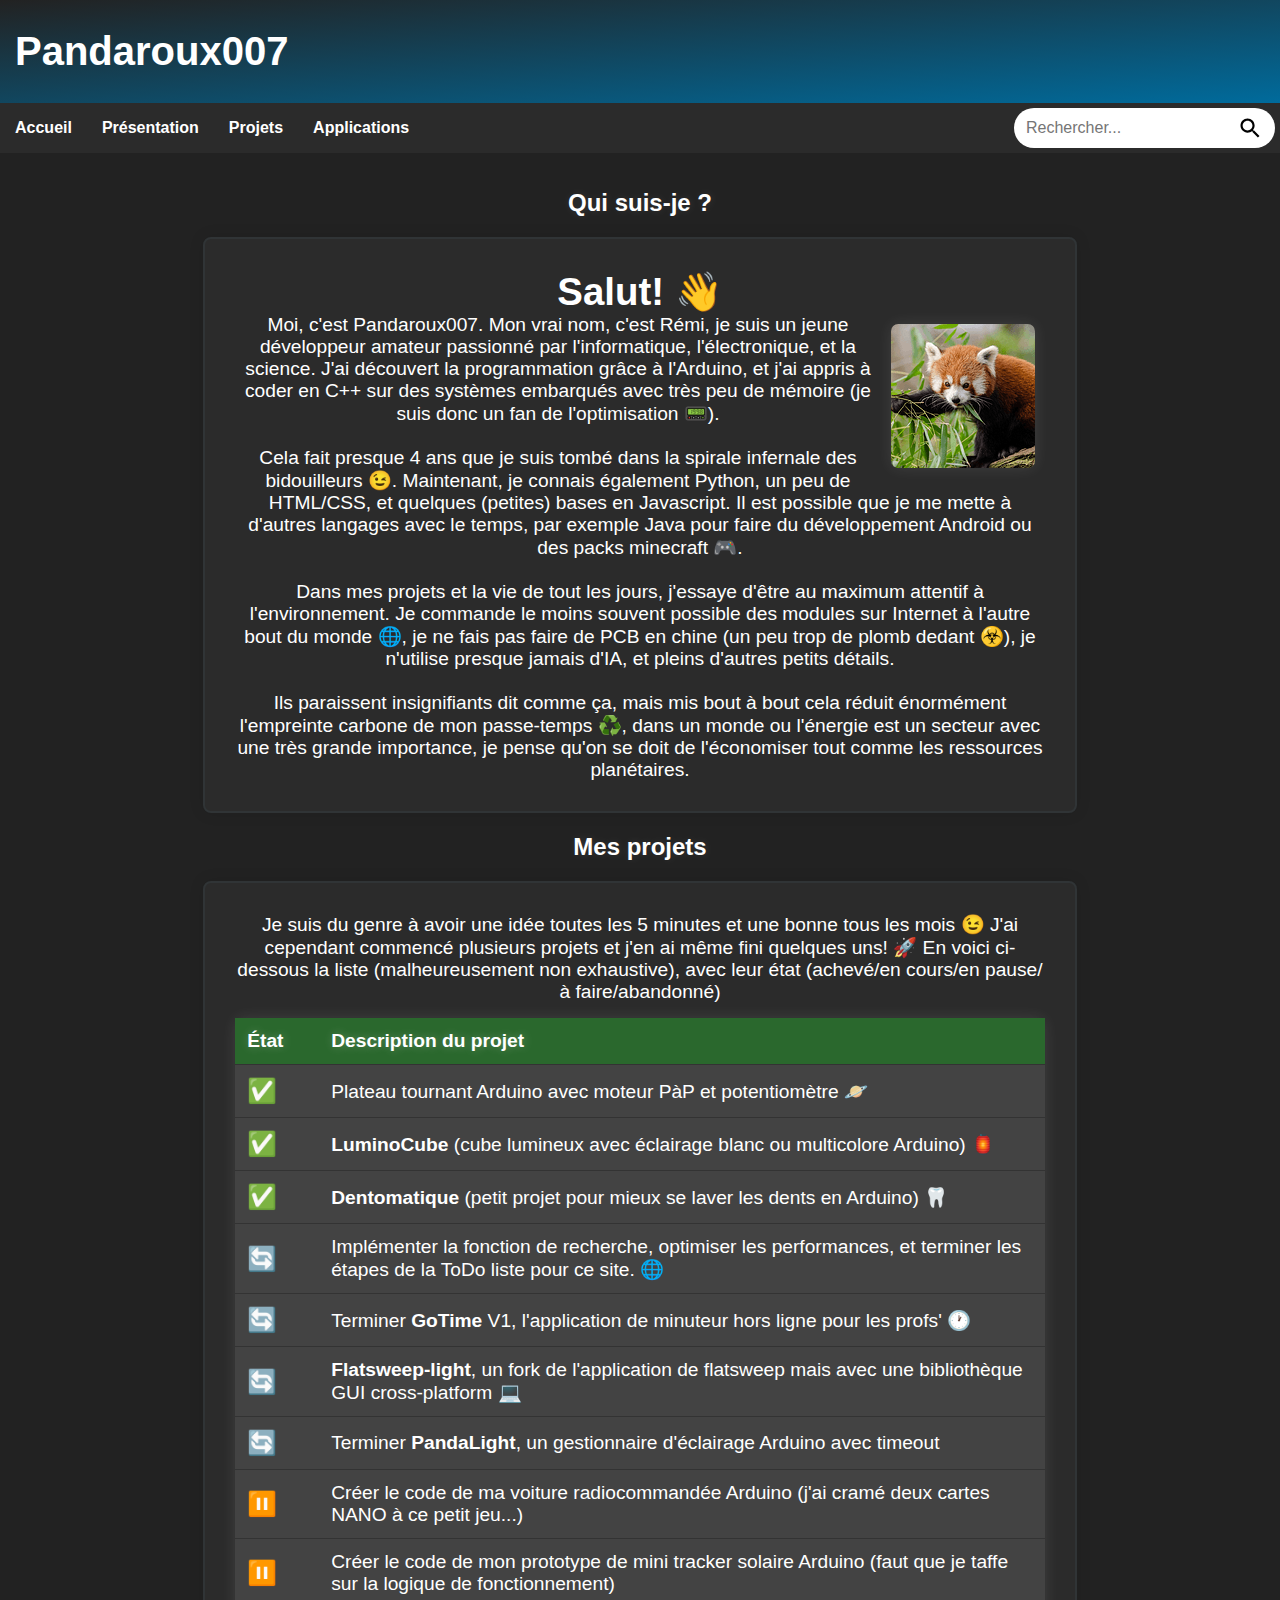
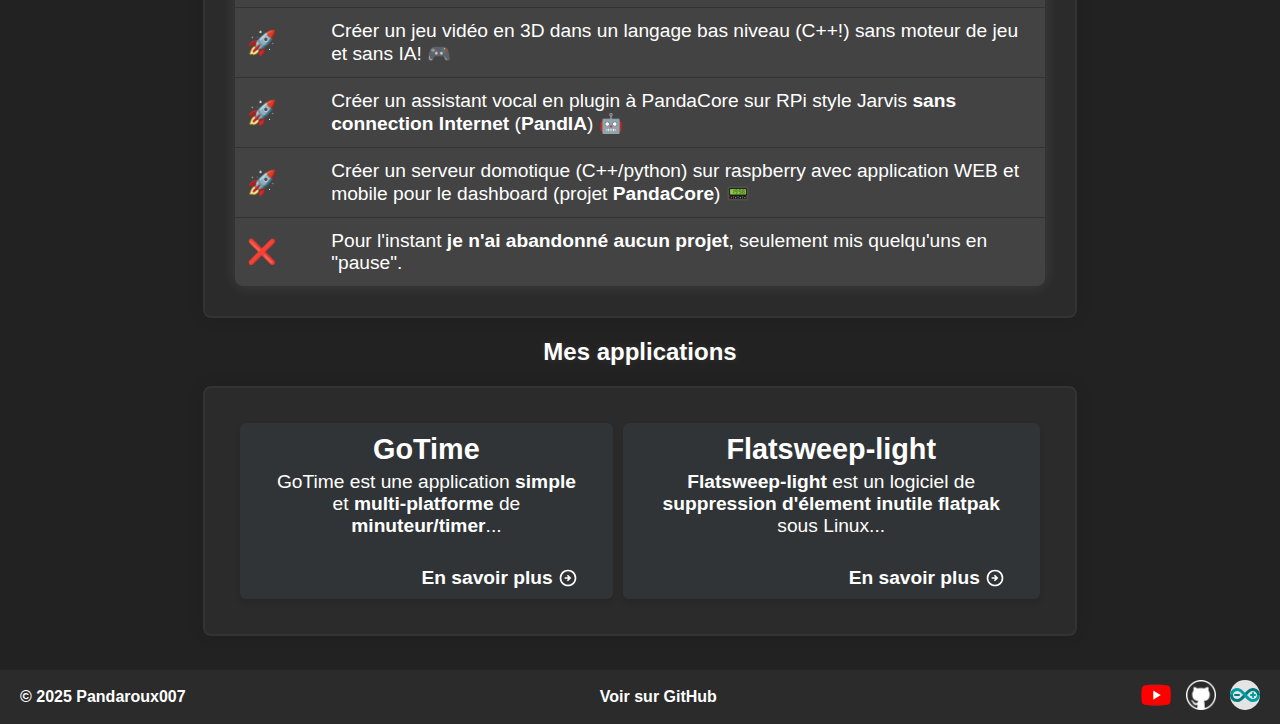
<file: index.html>
<!DOCTYPE html>
<html lang="FR-fr">
    <head>
        <!-- paramètre html -->
        <meta charset="UTF-8">
        <meta name="viewport" content="width=device-width, initial-scale=1.0">
        <meta name="author" content="pandaroux007"/>
        <meta name="description" content="Site de pandaroux007, jeune développeur amateur de bidouilles et de programmation"/>
        <meta name="keywords" content="pandaroux007, developpeur, develloppeur, devellopeur, projets, présentation, python, c++, arduino"/>
        <!-- fichier de style css -->
        <link rel="stylesheet" type="text/css" href="core/style_core/style_haut_bas.css">
        <link rel="stylesheet" type="text/css" href="core/style_core/style_barre_nav.css">
        <link rel="stylesheet" type="text/css" href="core/style_core/style_widgets.css">
        <link rel="stylesheet" type="text/css" href="styles/style_accueil.css">
        <!-- favicon & titre -->
        <link rel="shortcut icon" type="image/png" href="core/icons_core/logo.svg">
        <title>Hey, salut! 👋 Moi, c'est pandaroux007! 🚀</title>
    </head>
    <body>
        <!--en-tête de page-->
        <header id="haut_de_page" class="header" role="banner">
            <div class="titre_seul">
                <h1 class="titre_site" title="Pandaroux007">Pandaroux007</h1>
            </div>
            <div id="icone_menu_hamburger">
                <span></span>
                <span></span>
                <span></span>
            </div>
        </header>
        <!--barre de navigation et de recherche-->
        <section id="menu_nav_pages_et_recherche" role="navigation">
            <!--onglets avec liens vers téléchargement et doc-->
            <nav class="onglets">
                <a href="index.html"><li>Accueil</li></a>
                <a href="#presentation"><li>Présentation</li></a>
                <a href="#projets"><li>Projets</li></a>
                <a href="#applications"><li>Applications</li></a>
            </nav>
            <!--Barre de recherche et son icone-->
            <div class="conteneur_recherche" title="Entrez un terme ici">
                <input type="text" class="barre_de_recherche" placeholder="Rechercher..." autocomplete="on" autofocus>
                <div class="icone-loupe-recherche">
                    <img src="core/icons_core/recherche.svg" onmousedown="return false" onmousemove="return false" alt="Recherche" title="Rechercher" width="20px" height="20px" tabindex=0>
                </div>
            </div>
        </section>
        <!--Contenu de la page (article, etc...)-->
        <main class="partie_centrale" role="main">
            <!--section présentation-->
            <h2 class="titres_sections_partie_centrale" id="id_titre_presentation">Qui suis-je ?</h2>
            <section id="presentation" class="sections_partie_centrale" aria-labelledby="id_titre_presentation">
                <article>
                    <h1>Salut! 👋<br></h1>
                    <img src="icons/pandaroux007.png" id="avatar" onmousedown="return false" onmousemove="return false" alt="Pandaroux007" title="Mon avatar (n'est-il pas mignon simone! 🤩)">
                    <p>Moi, c'est Pandaroux007. Mon vrai nom, c'est Rémi, je suis un jeune développeur
                    amateur passionné par l'informatique, l'électronique, et la science. J'ai découvert
                    la programmation grâce à l'Arduino, et j'ai appris à coder en C++ sur des systèmes
                    embarqués avec très peu de mémoire (je suis donc un fan de l'optimisation 📟️).<br></p>
                    <p><br>Cela fait presque 4 ans que je suis tombé dans la spirale infernale des bidouilleurs 😉.
                    Maintenant, je connais également Python, un peu de HTML/CSS, et quelques (petites)
                    bases en Javascript. Il est possible que je me mette à d'autres langages avec le temps,
                    par exemple Java pour faire du développement Android ou des packs minecraft 🎮️.<br></p>
                    <p><br>Dans mes projets et la vie de tout les jours, j'essaye d'être au maximum attentif
                    à l'environnement. Je commande le moins souvent possible des modules sur Internet
                    à l'autre bout du monde 🌐, je ne fais pas faire de PCB en chine (un peu trop de
                    plomb dedant ☣️), je n'utilise presque jamais d'IA, et pleins d'autres petits détails.<br></p>
                    <p><br>Ils paraissent insignifiants dit comme ça, mais mis bout à bout cela réduit énormément
                    l'empreinte carbone de mon passe-temps ♻️, dans un monde ou l'énergie est un secteur avec
                    une très grande importance, je pense qu'on se doit de l'économiser tout comme les
                    ressources planétaires.</p>
                </article>
            </section>
            <!--section projets-->
            <h2 class="titres_sections_partie_centrale" id="">Mes projets</h2>
            <section id="projets" class="sections_partie_centrale" aria-labelledby="">
                <table class="tableau_projets">
                    <caption>
                        Je suis du genre à avoir une idée toutes les 5 minutes et une bonne tous les mois 😉
                        J'ai cependant commencé plusieurs projets et j'en ai même fini quelques uns! 🚀
                        En voici ci-dessous la liste (malheureusement non exhaustive), avec leur état (achevé/en cours/en pause/à faire/abandonné)
                    </caption>
                    <!-- première ligne contenant les en-tête de colonnes -->
                    <thead>
                        <tr>
                            <th class="colonne_etat_projet">État</th>
                            <th>Description du projet</th>
                        </tr>
                    </thead>
                    <tbody>
                        <!-- projets terminés (y'en a si peu ??) -->
                        <tr>
                            <td class="colonne_etat_projet" data-label="État"><span class="icone_etat_projet">✅</span></td>
                            <td data-label="Description">Plateau tournant Arduino avec moteur PàP et potentiomètre 🪐</td>
                        </tr>
                        <tr>
                            <td class="colonne_etat_projet" data-label="État"><span class="icone_etat_projet">✅</span></td>
                            <td data-label="Description"><b>LuminoCube</b> (cube lumineux avec éclairage blanc ou multicolore Arduino) 🏮</td>
                        </tr>
                        <tr>
                            <td class="colonne_etat_projet" data-label="État"><span class="icone_etat_projet">✅</span></td>
                            <td data-label="Description"><b>Dentomatique</b> (petit projet pour mieux se laver les dents en Arduino) 🦷</td>
                        </tr>
                        <!-- projets en cours -->
                        <tr>
                            <td class="colonne_etat_projet" data-label="État"><span class="icone_etat_projet">🔄</span></td>
                            <td data-label="Description">
                                Implémenter la fonction de recherche, optimiser les performances,
                                et terminer les étapes de la ToDo liste pour ce site. 🌐</td>
                        </tr>
                        <tr>
                            <td class="colonne_etat_projet" data-label="État"><span class="icone_etat_projet">🔄</span></td>
                            <td data-label="Description">Terminer <b>GoTime</b> V1, l'application de minuteur hors ligne pour les profs' 🕐️</td>
                        </tr>
                        <tr>
                            <td class="colonne_etat_projet" data-label="État"><span class="icone_etat_projet">🔄</span></td>
                            <td data-label="Description"><b>Flatsweep-light</b>, un fork de l'application de flatsweep mais
                                avec une bibliothèque GUI cross-platform 💻️</td>
                        </tr>
                        <tr>
                            <td class="colonne_etat_projet" data-label="État"><span class="icone_etat_projet">🔄</span></td>
                            <td data-label="Description">Terminer <b>PandaLight</b>, un gestionnaire d'éclairage Arduino avec timeout</td>
                        </tr>
                        <!-- projets mis en pause (temporaire !!!) -->
                        <tr>
                            <td class="colonne_etat_projet" data-label="État"><span class="icone_etat_projet">⏸️</span></td>
                            <td data-label="Description">Créer le code de ma voiture radiocommandée Arduino (j'ai cramé deux cartes NANO à ce petit jeu...)</td>
                        </tr>
                        <tr>
                            <td class="colonne_etat_projet" data-label="État"><span class="icone_etat_projet">⏸️</span></td>
                            <td data-label="Description">Créer le code de mon prototype de mini tracker solaire Arduino (faut que je taffe sur la logique de fonctionnement)</td>
                        </tr>
                        <!-- projets à réaliser (certains utopiques lol) -->
                        <tr>
                            <td class="colonne_etat_projet" data-label="État"><span class="icone_etat_projet">🚀</span></td>
                            <td data-label="Description">Créer un jeu vidéo en 3D dans un langage bas niveau (C++!) sans moteur de jeu et sans IA! 🎮️</td>
                        </tr>
                        <tr>
                            <td class="colonne_etat_projet" data-label="État"><span class="icone_etat_projet">🚀</span></td>
                            <td data-label="Description">Créer un assistant vocal en plugin à PandaCore sur RPi style Jarvis <b>sans connection Internet</b> (<b>PandIA</b>) 🤖</td>
                        </tr>
                        <tr>
                            <td class="colonne_etat_projet" data-label="État"><span class="icone_etat_projet">🚀</span></td>
                            <td data-label="Description">Créer un serveur domotique (C++/python) sur raspberry avec
                                application WEB et mobile pour le dashboard (projet <b>PandaCore</b>) 📟️</td>
                        </tr>
                        <!-- projets abandonnés -->
                        <tr>
                            <td class="colonne_etat_projet" data-label="État"><span class="icone_etat_projet">❌</span></td>
                            <td data-label="Description">Pour l'instant <b>je n'ai abandonné aucun projet</b>, seulement mis quelqu'uns en "pause".</td>
                        </tr>
                    </tbody>
                </table>
            </section>
            <!--section applications-->
            <h2 class="titres_sections_partie_centrale" id="">Mes applications</h2>
            <section id="applications" class="sections_partie_centrale parent_cellules_internes" aria-labelledby="">
                <div class="cellule_interne">
                    <h2><a href="gotime/index.html" class="txt_lien" target="_blank">GoTime</a></h2>
                    <p>
                        GoTime est une application <b>simple</b> et <b>multi-platforme</b> de <b>minuteur/timer</b>...
                    </p>
                    <a href="gotime/index.html" class="bouton_voir_plus" title="En savoir plus">
                        <p><b>En savoir plus</b></p>
                        <img src="core/icons_core/arrow_circle.svg" onmousedown="return false" onmousemove="return false" alt="➡️">
                    </a>
                </div>
                <div class="cellule_interne">
                    <h2><a href="flatsweep-light/index.html" class="txt_lien" target="_blank">Flatsweep-light</a></h2>
                    <p>
                        <b>Flatsweep-light</b> est un logiciel de <b>suppression d'élement inutile flatpak</b> sous Linux...
                    </p>
                    <a href="index.html" class="bouton_voir_plus" title="En savoir plus">
                        <p><b>En savoir plus</b></p>
                        <img src="core/icons_core/arrow_circle.svg" onmousedown="return false" onmousemove="return false" alt="➡️">
                    </a>
                </div>
            </section>
            <br>
        </main>
        <!--bas de page-->
        <footer class="bas_de_page" role="contentinfo">
            <div class="bas_de_page_gauche">
                <p>&copy; 2025 Pandaroux007</p>
            </div>
            <div class="bas_de_page_centre">
                <a href="https://www.github.com/pandaroux007/pandaroux007.github.io" target="_blank">Voir sur GitHub</a>
            </div>
            <!--lien sociaux-->
            <div class="bas_de_page_droite">
                <a href="https://www.youtube.com/@pandaroux007" target="_blank"><img src="core/icons_core/youtube.png" onmousedown="return false" onmousemove="return false" alt="YouTube" title="YouTube"></a>
                <a href="https://github.com/pandaroux007" target="_blank"><img src="core/icons_core/github.png" onmousedown="return false" onmousemove="return false" alt="GitHub" title="GitHub"></a>
                <a href="https://forum.arduino.cc/u/pandaroux007/summary" target="_blank"><img src="core/icons_core/arduino.svg" onmousedown="return false" onmousemove="return false" alt="Arduino Forum" title="Arduino Forum"></a>
            </div>
        </footer>
        <!--charger le javascript -->
        <script src="core/scripts_core/eventClickBurgerMenu.js"></script>
        <script src="scripts/titleIconsStateProject.js"></script>
        <script>0</script>
    </body>
</html>
</file>
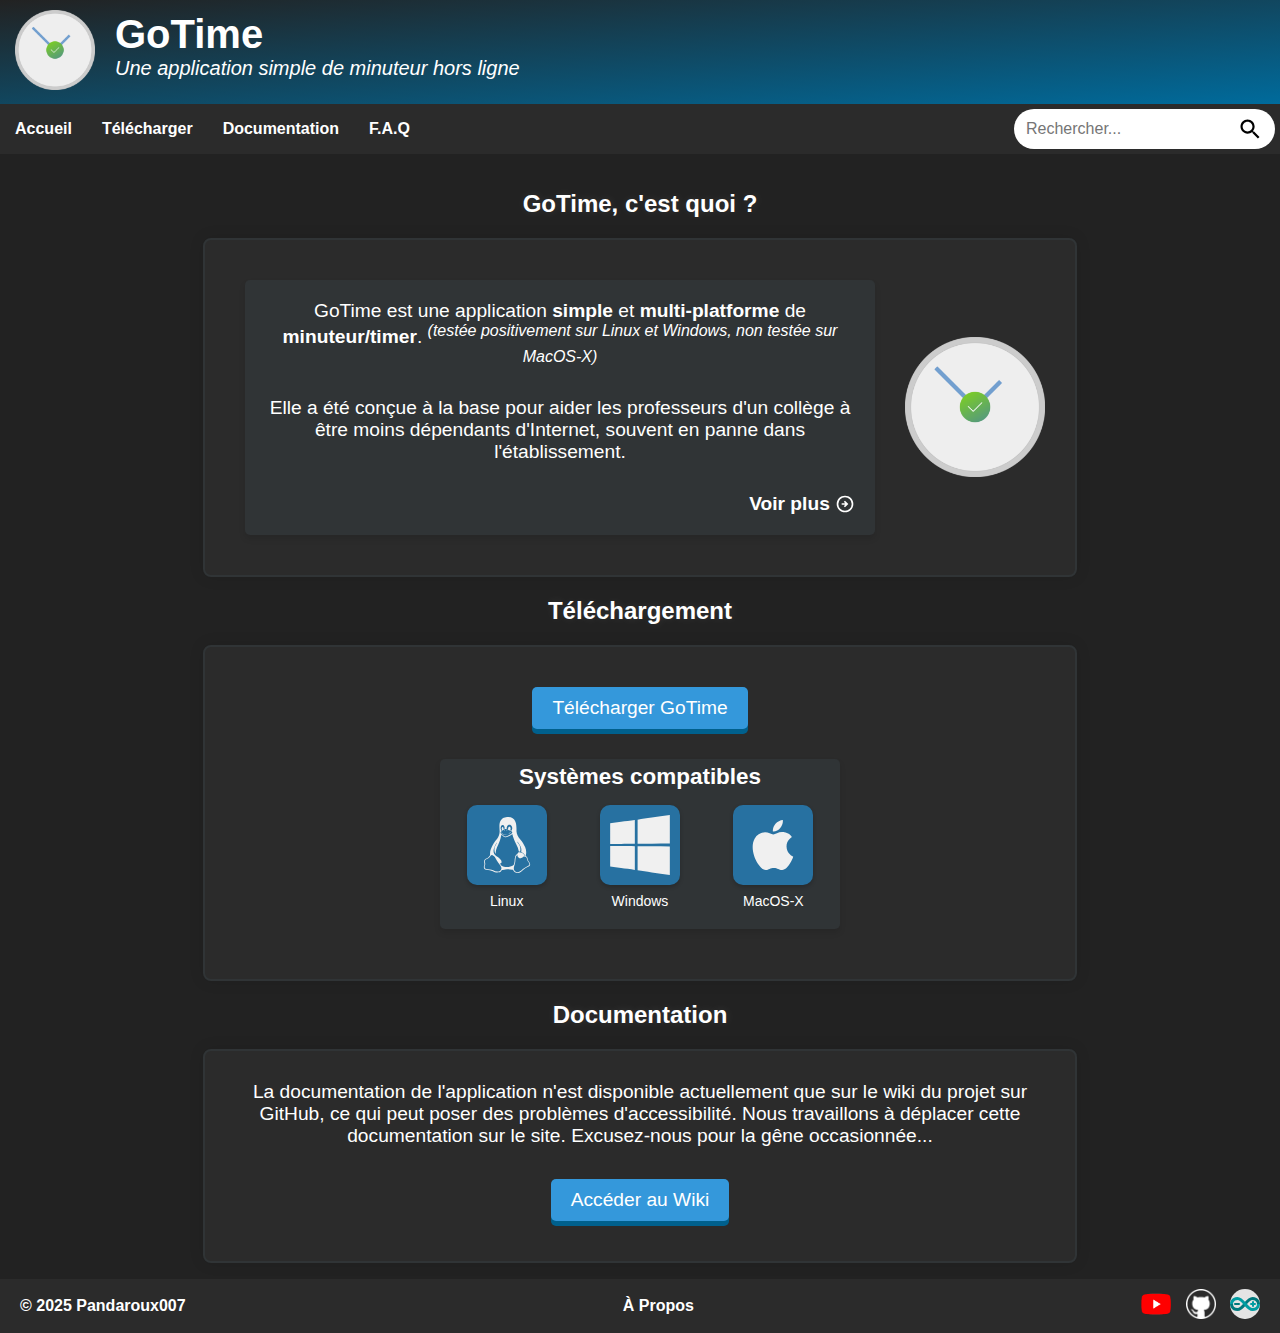
<file: gotime/index.html>
<!DOCTYPE html>
<html lang="FR-fr">
    <head>
        <!-- paramètre html -->
        <meta charset="UTF-8">
        <meta name="viewport" content="width=device-width, initial-scale=1.0">
        <meta name="author" content="pandaroux007"/>
        <meta name="description" content="Téléchargez GoTime, une application simple de minuteur/timer pour le collège et ses professeurs"/>
        <meta name="keywords" content="pandaroux007, gotime, timer, minuteur, collège, application, accueil"/>
        <!-- fichier de style css -->
        <link rel="stylesheet" type="text/css" href="styles/style_contenu_page.css">
        <link rel="stylesheet" type="text/css" href="styles/style_mobile.css">
        <link rel="stylesheet" type="text/css" href="../core/style_core/style_haut_bas.css">
        <link rel="stylesheet" type="text/css" href="../core/style_core/style_barre_nav.css">
        <link rel="stylesheet" type="text/css" href="../core/style_core/style_widgets.css">
        <!-- favicon & titre -->
        <link rel="shortcut icon" type="image/png" href="icons/icon.png">
        <title>Télécharger GoTime!</title>
    </head>
    <body>
        <!--en-tête de page-->
        <header id="haut_de_page" class="header" role="banner">
            <div class="logo" role="img">
                <img src="icons/icon.png" onmousedown="return false" onmousemove="return false" alt="Logo de GoTime" title="Logo de GoTime">
            </div>
            <div class="titres">
                <h1 class="titre_site" id="titre_site" aria-label="Bienvenue sur le site de l'application GoTime!" title="GoTime">GoTime</h1>
                <h2 class="sous_titre_site" aria-labelledby="titre_site" aria-label="Une application simple de minuteur." title="Une application simple de minuteur hors ligne"><i>Une application simple de minuteur hors ligne</i></h2>
            </div>
            <div id="icone_menu_hamburger">
                <span></span>
                <span></span>
                <span></span>
            </div>
        </header>
        <!--barre de navigation et de recherche-->
        <section id="menu_nav_pages_et_recherche" role="navigation">
            <!--onglets avec liens vers téléchargement et doc-->
            <nav class="onglets">
                <a href="index.html"><li>Accueil</li></a>
                <a href="#telechargement"><li>Télécharger</li></a>
                <a href="#documentation"><li>Documentation</li></a>
                <a href="faq.html"><li>F.A.Q</li></a>
            </nav>
            <!--Barre de recherche et son icone-->
            <div class="conteneur_recherche" title="Entrez un terme ici">
                <input type="text" class="barre_de_recherche" placeholder="Rechercher..." autocomplete="on" autofocus>
                <div class="icone-loupe-recherche">
                    <img src="../core/icons_core/recherche.svg" onmousedown="return false" onmousemove="return false" alt="Recherche" title="Rechercher" width="20px" height="20px">
                </div>
            </div>
        </section>
        <!--Contenu de la page (article, etc...)-->
        <main class="partie_centrale" role="main">
            <!--section présentation-->
            <h2 class="titres_sections_partie_centrale" id="id_titre_presentation">GoTime, c'est quoi ?</h2>
            <section class="sections_partie_centrale article" aria-labelledby="id_titre_presentation">
                <img src="icons/icon.png" id="img_logo_gotime" onmousedown="return false" onmousemove="return false" alt="Logo de GoTime" title="Logo de GoTime">
                <article>
                    GoTime est une application <b>simple</b> et <b>multi-platforme</b> de <b>minuteur/timer</b>.
                    <sup><i>(testée positivement sur Linux et Windows, non testée sur MacOS-X)</i></sup>
                    <br><br>
                    Elle a été conçue à la base pour aider les professeurs d'un collège à être moins dépendants
                    d'Internet, souvent en panne dans l'établissement.
                    <div>
                        <a href="faq.html" class="bouton_voir_plus" title="Voir plus">
                            <p><b>Voir plus</b></p>
                            <img src="../core/icons_core/arrow_circle.svg" onmousedown="return false" onmousemove="return false" alt="➡️">
                        </a>
                    </div>
                </article>
            </section>
            <!--section téléchargement-->
            <h2 class="titres_sections_partie_centrale" id="id_titre_telechargement">Téléchargement</h2>
            <section id="telechargement" class="sections_partie_centrale" aria-labelledby="id_titre_telechargement">
                <a href="https://github.com/pandaroux007/GoTime/releases/latest" class="bouton" id="bouton_telechargement">Télécharger GoTime <span class="version_app"></span></a>
                <div id="os_compatibles">
                    <h3>Systèmes compatibles</h3>
                    <div id="icones_os">
                        <div id="icone_os" title="Linux">
                            <img src="icons/linux.svg" onmousedown="return false" onmousemove="return false" alt="Linux">
                            <span>Linux</span>
                        </div>
                        <div id="icone_os" title="Windows">
                            <img src="icons/windows.svg" onmousedown="return false" onmousemove="return false" alt="Windows">
                            <span>Windows</span>
                        </div>
                        <div id="icone_os" title="MacOS-X">
                            <img src="icons/macos.svg" onmousedown="return false" onmousemove="return false" alt="MacOS-X">
                            <span>MacOS-X</span>
                        </div>
                    </div>
                </div>
            </section>
            <!--section documentation-->
            <h2 class="titres_sections_partie_centrale" id="id_titre_documentation">Documentation</h2>
            <section id="documentation" class="sections_partie_centrale" aria-labelledby="id_titre_documentation">
                <p>La documentation de l'application n'est disponible actuellement que sur le wiki du projet sur GitHub, ce qui peut poser des problèmes d'accessibilité. Nous travaillons à déplacer cette documentation sur le site. Excusez-nous pour la gêne occasionnée...</p>
                <br>
                <a href="https://github.com/pandaroux007/GoTime/wiki" target="_blank" class="bouton">Accéder au Wiki</a>
            </section>
        </main>
        <!--bas de page-->
        <footer class="bas_de_page" role="contentinfo">
            <div class="bas_de_page_gauche">
                <p>&copy; 2025 Pandaroux007</p>
            </div>
            <div class="bas_de_page_centre">
                <a href="../index.html">À Propos</a>
            </div>
            <!--lien sociaux-->
            <div class="bas_de_page_droite">
                <a href="https://www.youtube.com/@pandaroux007" target="_blank"><img src="../core/icons_core/youtube.png" onmousedown="return false" onmousemove="return false" alt="YouTube" title="YouTube"></a>
                <a href="https://github.com/pandaroux007" target="_blank"><img src="../core/icons_core/github.png" onmousedown="return false" onmousemove="return false" alt="GitHub" title="GitHub"></a>
                <a href="https://forum.arduino.cc/u/pandaroux007/summary" target="_blank"><img src="../core/icons_core/arduino.svg" onmousedown="return false" onmousemove="return false" alt="Arduino Forum" title="Arduino Forum"></a>
            </div>
        </footer>
        <!--charger le javascript -->
        <script src="scripts/detectMobileUse.js"></script>
        <script src="scripts/loadInfoApp.js"></script>
        <script src="../core/scripts_core/eventClickBurgerMenu.js"></script>
        <script>0</script>
    </body>
</html>
</file>
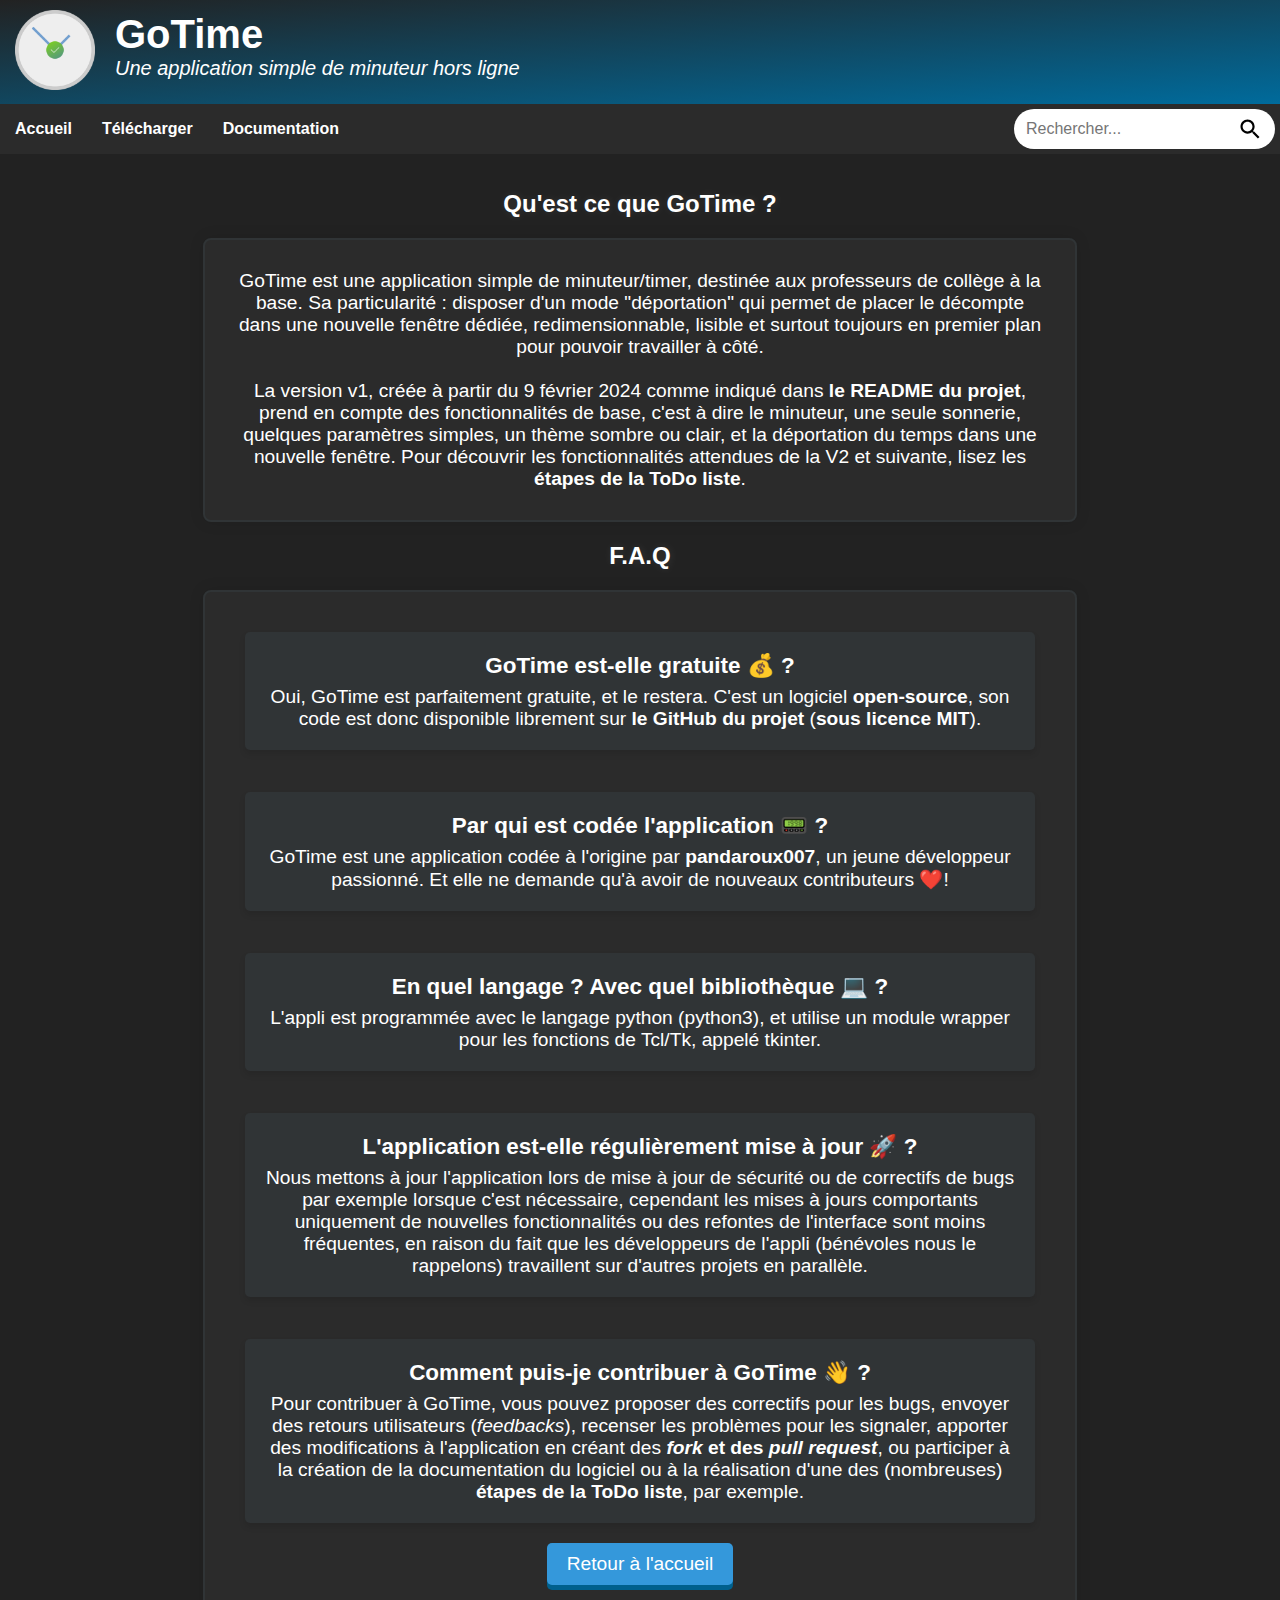
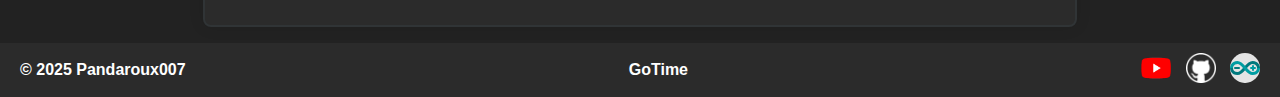
<file: gotime/faq.html>
<!DOCTYPE html>
<html lang="FR-fr">
    <head>
        <!-- paramètre html -->
        <meta charset="UTF-8">
        <meta name="viewport" content="width=device-width, initial-scale=1.0">
        <meta name="author" content="pandaroux007"/>
        <meta name="description" content="Téléchargez GoTime, une application simple de minuteur/timer pour le collège et ses professeurs"/>
        <meta name="keywords" content="pandaroux007, gotime, timer, minuteur, collège, application, faq"/>
        <!-- fichier de style css -->
        <link rel="stylesheet" type="text/css" href="styles/style_faq.css">
        <link rel="stylesheet" type="text/css" href="../core/style_core/style_haut_bas.css">
        <link rel="stylesheet" type="text/css" href="../core/style_core/style_barre_nav.css">
        <link rel="stylesheet" type="text/css" href="../core/style_core/style_widgets.css">
        <!-- favicon & titre -->
        <link rel="shortcut icon" type="image/png" href="icons/icon.png">
        <title>GoTime - F.A.Q</title>
    </head>
    <body>
        <!--en-tête de page-->
        <header id="haut_de_page" class="header" role="banner">
            <div class="logo" role="img">
                <img src="icons/icon.png" onmousedown="return false" onmousemove="return false" alt="Logo de GoTime" title="Logo de GoTime">
            </div>
            <div class="titres">
                <h1 class="titre_site" id="titre_site" aria-label="Bienvenue sur le site de l'application GoTime!" title="GoTime">GoTime</h1>
                <h2 class="sous_titre_site" aria-labelledby="titre_site" aria-label="Une application simple de minuteur." title="Une application simple de minuteur hors ligne"><i>Une application simple de minuteur hors ligne</i></h2>
            </div>
            <div id="icone_menu_hamburger">
                <span></span>
                <span></span>
                <span></span>
            </div>
        </header>
        <!--barre de navigation et de recherche-->
        <section id="menu_nav_pages_et_recherche" role="navigation">
            <!--onglets avec liens vers téléchargement et doc-->
            <nav class="onglets">
                <a href="index.html"><li>Accueil</li></a>
                <a href="index.html#telechargement"><li>Télécharger</li></a>
                <a href="index.html#documentation"><li>Documentation</li></a>
            </nav>
            <!--Barre de recherche et son icone-->
            <div class="conteneur_recherche" title="Entrez un terme ici">
                <input type="text" class="barre_de_recherche" placeholder="Rechercher..." autocomplete="on" autofocus>
                <div class="icone-loupe-recherche">
                    <img src="../core/icons_core/recherche.svg" onmousedown="return false" onmousemove="return false" alt="Recherche" title="Rechercher" width="20px" height="20px">
                </div>
            </div>
        </section>
        <!--Contenu de la page (article, etc...)-->
        <main class="partie_centrale" role="main">
            <!--section FAQ-->
            <h2 class="titres_sections_partie_centrale" id="id_titre_presentation">Qu'est ce que GoTime ?</h2>
            <section class="sections_partie_centrale" aria-labelledby="id_titre_presentation">
                <p>
                    GoTime est une application simple de minuteur/timer, destinée aux professeurs de collège à la base.
                    Sa particularité : disposer d'un mode "déportation" qui permet de placer le décompte dans une nouvelle
                    fenêtre dédiée, redimensionnable, lisible et surtout toujours en premier plan pour pouvoir travailler
                    à côté.<br>
                    <br>
                    La version v1, créée à partir du 9 février 2024 comme indiqué dans <a class="txt_lien" href="https://github.com/pandaroux007/GoTime?tab=readme-ov-file#projet">le README du projet</a>, prend en compte
                    des fonctionnalités de base, c'est à dire le minuteur, une seule sonnerie, quelques paramètres simples,
                    un thème sombre ou clair, et la déportation du temps dans une nouvelle fenêtre. Pour découvrir les fonctionnalités attendues de la V2 et suivante, lisez les 
                    <a class="txt_lien" href="https://github.com/pandaroux007/GoTime?tab=readme-ov-file#am%C3%A9liorations-ajouts-et-choses-%C3%A0-terminer">étapes de la ToDo liste</a>.
                </p>
            </section>
            <!--section FAQ-->
            <h2 class="titres_sections_partie_centrale" id="id_titre_faq">F.A.Q</h2>
            <section class="sections_partie_centrale" aria-labelledby="id_titre_faq">
                <div class="questions_reponses">
                    <section class="block_question_reponse">
                        <h3 id="id_q_prix_app" class="question">GoTime est-elle gratuite 💰️ ?</h3>
                        <p aria-labelledby="id_q_prix_app">
                            Oui, GoTime est parfaitement gratuite, et le restera. C'est un logiciel <b>open-source</b>,
                            son code est donc disponible librement sur <a class="txt_lien" href="https://github.com/pandaroux007/GoTime">le GitHub du projet</a> (<a class="txt_lien" href="https://github.com/pandaroux007/GoTime/blob/main/LICENCE.txt">sous licence MIT</a>).
                        </p>
                    </section>
                    <br>
                    <section class="block_question_reponse">
                        <h3 id="id_q_dev_app" class="question">Par qui est codée l'application 📟️ ?</h3>
                        <p aria-labelledby="id_q_dev_app">
                            GoTime est une application codée à l'origine par <a class="txt_lien" href="../index.html">pandaroux007</a>,
                            un jeune développeur passionné. Et elle ne demande qu'à avoir de nouveaux contributeurs ❤️!
                        </p>
                    </section>
                    <br>
                    <section class="block_question_reponse">
                        <h3 id="id_q_langage_app" class="question">En quel langage ? Avec quel bibliothèque 💻️ ?</h3>
                        <p aria-labelledby="id_q_langage_app">
                            L'appli est programmée avec le langage python (<code>python3</code>), et utilise un module wrapper
                            pour les fonctions de Tcl/Tk, appelé <code>tkinter</code>.
                        </p>
                    </section>
                    <br>
                    <section class="block_question_reponse">
                        <h3 id="id_q_freq_maj" class="question">L'application est-elle régulièrement mise à jour 🚀 ?</h3>
                        <p aria-labelledby="id_q_freq_maj">
                            Nous mettons à jour l'application lors de mise à jour de sécurité ou de correctifs de bugs par exemple lorsque c'est nécessaire,
                            cependant les mises à jours comportants uniquement de nouvelles fonctionnalités ou des refontes de l'interface sont moins fréquentes,
                            en raison du fait que les développeurs de l'appli (bénévoles nous le rappelons) travaillent sur d'autres projets en parallèle.
                        </p>
                    </section>
                    <br>
                    <section class="block_question_reponse">
                        <h3 id="id_q_contrib_app" class="question">Comment puis-je contribuer à GoTime 👋 ?</h3>
                        <p aria-labelledby="id_q_contrib_app">
                            Pour contribuer à GoTime, vous pouvez proposer des correctifs pour les bugs, envoyer des retours utilisateurs (<i>feedbacks</i>),
                            recenser les problèmes pour les signaler, apporter des modifications à l'application en créant des
                            <a class="txt_lien" href="https://docs.github.com/fr/get-started/exploring-projects-on-github/contributing-to-a-project"><i>fork</i> et des <i>pull request</i></a>,
                            ou participer à la création de la documentation du logiciel ou à la réalisation d'une des (nombreuses)
                            <a class="txt_lien" href="https://github.com/pandaroux007/GoTime?tab=readme-ov-file#am%C3%A9liorations-ajouts-et-choses-%C3%A0-terminer">étapes de la ToDo liste</a>,
                            par exemple.
                        </p>
                    </section>
                </div>
                <a href="index.html" class="bouton">Retour à l'accueil</a>
            </section>
        </main>
        <!--bas de page-->
        <footer class="bas_de_page" role="contentinfo">
            <div class="bas_de_page_gauche">
                <p>&copy; 2025 Pandaroux007</p>
            </div>
            <div class="bas_de_page_centre">
                <a href="index.html">GoTime</a>
            </div>
            <!--lien sociaux-->
            <div class="bas_de_page_droite">
                <a href="https://www.youtube.com/@pandaroux007" target="_blank"><img src="../core/icons_core/youtube.png" onmousedown="return false" onmousemove="return false" alt="YouTube" title="YouTube"></a>
                <a href="https://github.com/pandaroux007" target="_blank"><img src="../core/icons_core/github.png" onmousedown="return false" onmousemove="return false" alt="GitHub" title="GitHub"></a>
                <a href="https://forum.arduino.cc/u/pandaroux007/summary" target="_blank"><img src="../core/icons_core/arduino.svg" onmousedown="return false" onmousemove="return false" alt="Arduino Forum" title="Arduino Forum"></a>
            </div>
        </footer>
        <!--charger le javascript -->
        <script src="../core/scripts_core/eventClickBurgerMenu.js"></script>
        <script>0</script>
    </body>
</html>
</file>
<file: core/style_core/style_haut_bas.css>
/* Paramètres pour toute la page */
@keyframes opac {from {opacity:0} to {opacity:1}}
* {
    scroll-behavior: smooth;
    margin: 0;
    font-family: Arial, sans-serif;
    /* animation */
    animation:opac 0.8s
}

/* Pour le problème du footer voir : https://openclassrooms.com/forum/sujet/faire-un-footer-qui-reste-tout-le-temps-en-bas#message-91776182 
et l'exemple sur jsfiddle.net : https://jsfiddle.net/n2zmp3d9/*/
body {
    min-height: 100vh;
	display: flex;
	flex-direction: column;
}

.partie_centrale {
    background: #222222;
    text-align: center;
    flex: 1;
	padding: 1rem;
}

/* ------------------------ En-tête du site */
.header {
    background: linear-gradient(to bottom right, #222222, #006b9c);
    display: flex;
    flex-wrap: wrap;
    justify-content: space-between;
    align-items: center;
    padding: 10px;
    color: white;
}

/* Titre(s) du site */
.titres { /* quand il y a un titre et un sous-titre */
    margin-left: 20px;
    margin-bottom: 12px;
    flex-grow: 1; /* Permet à ce conteneur de prendre autant d'espace que possible */
    text-align: left;
}

.titre_seul { /* quand il n'y a qu'un titre */
    margin-top: 19px;
    margin-bottom: 19px;
    margin-left: 5px;
}

.titre_site {
    font-size: 40px;
    margin: 0;
    text-decoration: none;
}

.sous_titre_site {
    font-size: 20px;
    margin: 0;
    font-weight: normal;
}

/* logo (pas sur toutes les pages) */
.logo {
    flex-shrink: 0; /* empêche le logo de rétrécir pour s'adapter à l'écran */
    margin-left: 5px;
}

.logo img {
    max-width: 100%; /* largeur maximale de l'image : 100% de la largeur du conteneur */
    height: 80px;
    width: 80px;
}

/* ------------------------ style du bas de la page (footer) */
.bas_de_page {
    background-color: #2B2B2B;
    color: white;
    padding: 10px 0;
    display: flex;
    justify-content: space-between;
    align-items: center;
    width: 100%;
}

.bas_de_page_gauche,
.bas_de_page_centre,
.bas_de_page_droite {
    padding: 0 20px;
    font-weight: bold;
}

.bas_de_page_gauche p {margin: 0;}

.bas_de_page_centre a {
    color: white;
    text-decoration: none;
    justify-content: space-between;
}
.bas_de_page_centre a:visited {color: white;}

.bas_de_page_droite a {margin-left: 10px;}
.bas_de_page_droite img {width: 30px; height: 30px;}

/* ------------------------ responsive ------------------------ */
@media screen and (max-width: 768px) {
    /* annule la différence créée par la disparition du logo de l'appli */
    .header {height: 84px;}

    .logo {display: none;} /* cache l'image quand l'écran est trop petit */

    /* ajuste l'espacement quand l'image est cachée */
    .titres, .titre_seul {
        text-align: center;
    }

    /* On ajuste la position des éléments du footer en fonction de la taille de l'écran */
    .bas_de_page {
        flex-direction: column;
        text-align: center;
    }

    .bas_de_page_gauche,
    .bas_de_page_centre,
    .bas_de_page_droite {
        padding: 7px 0;
    }

    .bas_de_page_droite a {
        margin: 5px;
    }
}

@media screen and (max-width: 495px) {
    .sous_titre_site {
        display: none;
    }

    .titre_site {
        text-align: left;
        margin-left: 0px;
    }

    .logo {
        display: block;
        text-align: left;
    }
}
</file>
<file: core/style_core/style_barre_nav.css>
#icone_menu_hamburger {
    display: block;
}

/*barre grise du menu et de la barre de recherche */
#menu_nav_pages_et_recherche {
    background-color: #2B2B2B;
    display: flex;
    flex-direction: row;
    align-items: center;
    justify-content: space-between;
    max-height: 0;
    overflow: hidden;
    transition: max-height 0.3s ease-out;
}

#menu_nav_pages_et_recherche.show {
    max-height: 256px;
}

.onglets {
    display: flex;
    flex-direction: row;
    align-items: center;
    list-style: none;
    cursor: pointer;
}

.onglets li {
    padding: 15px;
}

.onglets li:hover {
    height: 80%;
    background-color: #3b3b3b;
    color: aqua;
}

.onglets a {
    color: white;
    text-decoration: none;
    font-weight: bold;
}

/*barre de recherche*/
.conteneur_recherche {
    display: flex;
    align-items: center;
    background-color: white;
    border-radius: 20px;
    margin: 5px;
    padding: 5px 10px;
}

.barre_de_recherche {
    flex: 1;
    border: none;
    outline: none;
    font-size: 16px;
    background-color: transparent;
}

.icone-loupe-recherche {
    align-items: center;
    text-align: center;
    height: 20px; /*hauteur*/
    width: 20px; /*largeur*/
    padding: 5px; /* Espace interieur */
    cursor: pointer;
}

/* creation de la side-barre */
@media screen and (max-width: 768px) {
    /* icone du menu (hamburger et croix) animée */
    #icone_menu_hamburger {
        margin-right: 10px;
        width: 40px;
        height: 40px;
        background: transparent;
        border: none;
        cursor: pointer;
        padding: 0;
        display: flex;
        flex-direction: column;
        justify-content: space-around;
        align-items: center;
    }

    #icone_menu_hamburger span {
        width: 40px;
        height: 4px;
        background-color: black;
        border-radius: 4px;
        transition: all 0.3s ease-in-out;
    }

    #icone_menu_hamburger.active span:nth-child(1) {transform: translateY(13.5px) rotate(45deg);}
    #icone_menu_hamburger.active span:nth-child(2) {opacity: 0;}
    #icone_menu_hamburger.active span:nth-child(3) {transform: translateY(-12.5px) rotate(-45deg);}

    #menu_nav_pages_et_recherche {
        /*display: none;*/
        /*height: 0;*/
        padding: 0;
        display: flex;
        flex-direction: column;
        justify-content: center;
        align-items: center;
    }

    .onglets {
        flex-direction: column;
        align-items: stretch;
    }

    .onglets a {
        width: 100%;
        text-align: center;
    }

    .conteneur_recherche {
        width: 90%;
        margin: 10px auto;
    }
}

@media screen and (min-width: 769px) {
    #icone_menu_hamburger {display: none;}
    #menu_nav_pages_et_recherche {max-height: none;}
}
</file>
<file: core/style_core/style_widgets.css>
/* Boutons sur la page vers le lien de téléchargement, la doc, etc...*/
.bouton {
    cursor: pointer;
    display: inline-block;
    background-color: #3498DB;
    text-decoration: none;
    color: white;
    border-radius: 5px;
    padding: 10px 20px;
    margin: 10px 0;
    box-shadow: 0 5px #00608d;
}

.bouton:hover {
    transform: translateY(1px);
    -webkit-transform: translateY(1px);
    box-shadow: 0 4px #00608d;
}

.bouton:active {
    transform: translateY(4px);
    -webkit-transform: translateY(4px);
    box-shadow: 0 1px #00608d;
}

/* les sections principales de la partie centrale (main) */
.titres_sections_partie_centrale {
    margin-top: 10px;
    margin-bottom: 10px;
    padding: 10px 30px;
    color: #fff;
    text-shadow: rgba(255, 255, 255, 0.1) 1px 0 10px;
    font-weight: bold;
}

.sections_partie_centrale {
    border-radius: 8px;
    border: 2px solid #303436;
    background-color: #2B2B2B;
    padding: 30px;
    font-size: larger;
    margin-inline: 15%;
    box-sizing: border-box; /* inclure la bordure dans le calcul de la taille */
    box-shadow: 0 0 15px rgba(0, 0, 0, 0.1);
    color: white;
}

@media screen and (max-width: 768px) {
    .sections_partie_centrale {
        margin-inline: 5%;
        padding: 10px;
    }
}

/* bouton voir plus */
.bouton_voir_plus {
    display: flex;
    flex-direction: row;
    align-items: center;
    text-decoration: none;
    color: white;
    float: right;
    cursor: pointer;
    margin-top: 30px;
}

.bouton_voir_plus:hover {color: aqua;}

.bouton_voir_plus img {
    height: 20px;
    width: 20px;
    fill: white;
    margin-left: 5px;
}

/* liens dans les paragraphes */
.txt_lien {
    text-decoration: none;
    color: white;
    font-weight: bold;
}

.txt_lien:hover {color: aqua;}

/* style section presentation */
.article {
    display: flex;
    flex-direction: row-reverse;
    align-items: center;
}

.article article {
    background-color: #303436;
    border-radius: 5px;
    padding: 20px;
    box-shadow: 0 4px 6px rgba(0, 0, 0, 0.1);
    margin: 10px;
}

@media screen and (max-width: 768px) {
    .article article {
        background-color: #2B2B2B;
        box-shadow: none;
        padding: 5%;
    }
}

/* plus petite zone à l'interieur des sections de la partie centrale */
.cellule_interne {
    border-radius: 6px;
    border: none;
    box-shadow: 0 4px 6px rgba(0, 0, 0, 0.1);
    background-color: #303436;
    padding: 10px 35px;
    margin: 5px;
}

.cellule_interne h2 {margin-bottom: 5px;}

.parent_cellules_internes {
    display: flex;
}

@media screen and (max-width: 768px) {
    .parent_cellules_internes {
        flex-direction: column;
    }
}
</file>
<file: styles/style_accueil.css>
#avatar {
    box-shadow: 0 0 15px rgba(255, 255, 255, 0.1);
    border-radius: 5%;
    flex-shrink: 0;
    margin: 10px;
    float: right;
}

@media screen and (max-width: 768px) {
    #avatar {
        float: none;
    }
}

.tableau_projets {
    width: 100%;
    border-collapse: collapse;
    background-color: #434343;
    box-shadow: 0 0 15px rgba(255, 255, 255, 0.1);
    border-radius: 8px;
    overflow: hidden;
}

.tableau_projets caption {
    margin-bottom: 15px;
}

.tableau_projets th,
.tableau_projets td {
    padding: 12px;
    text-align: left;
    border-bottom: 1px solid #333;
    color: #fff;
    
}

.tableau_projets th {
    background-color: #2A682D;
    color: white;
    text-shadow: rgba(255, 255, 255, 0.25) 1px 0 10px;
}

.colonne_etat_projet {
    width: 60px;
    text-align: center;
}

.icone_etat_projet {font-size: 24px;}

.tableau_projets tbody tr:last-child td {
    border-bottom: none; /* bordure inférieure de la dernière ligne*/
}

@media screen and (max-width: 768px) {
    .colonne_etat_projet {
        width: 35px;
    }
}
</file>
<file: gotime/styles/style_contenu_page.css>
#img_logo_gotime {
    margin-left: 20px;
    height: 140px;
    width: 140px;
}

@media screen and (max-width: 768px) {
    #img_logo_gotime {
        display: none;
    }
}

/* style section os compatibles */
#os_compatibles {
    background-color: #303436;
    border-radius: 5px;
    padding-top: 5px;
    padding-bottom: 20px;
    box-shadow: 0 4px 6px rgba(0, 0, 0, 0.1);
    max-width: 400px;
    margin: 20px auto;
}

#os_compatibles h3 {
    color: #fff;
    text-align: center;
    margin-bottom: 15px;
}

#icones_os {
    display: flex;
    justify-content: space-around;
}

#icone_os {
    display: flex;
    flex-direction: column;
    align-items: center;
}

#icone_os img {
    width: 60px;
    height: 60px;
    background-color: #2771a1;
    border-radius: 10px;
    padding: 10px;
    box-shadow: 0 2px 4px rgba(0, 0, 0, 0.2);
}

#icone_os span {
    color: #fff;
    margin-top: 8px;
    font-size: 14px;
}
</file>
<file: gotime/styles/style_mobile.css>
.affichage_si_exec_sur_mobile {text-align: center;}

.affichage_si_exec_sur_mobile .img_warning {
    width: 100px;
    height: 100px;
}

.affichage_si_exec_sur_mobile h1 h3 {
    text-align: center;
    font-weight: bold;
}

.affichage_si_exec_sur_mobile a {
    font-weight: normal;
    text-decoration: none;
    color: aqua;
}
</file>
<file: gotime/styles/style_faq.css>
.question {
    margin-bottom: 7px;
}

/* zone d'une question avec sa réponse */
.block_question_reponse {
    background-color: #303436;
    border-radius: 5px;
    padding: 20px;
    box-shadow: 0 4px 6px rgba(0, 0, 0, 0.1);
    margin: 10px;
}

@media screen and (max-width: 768px) {
    .block_question_reponse {
        background-color: #2B2B2B;
        box-shadow: none;
        padding: 5%;
    }
}
</file>
